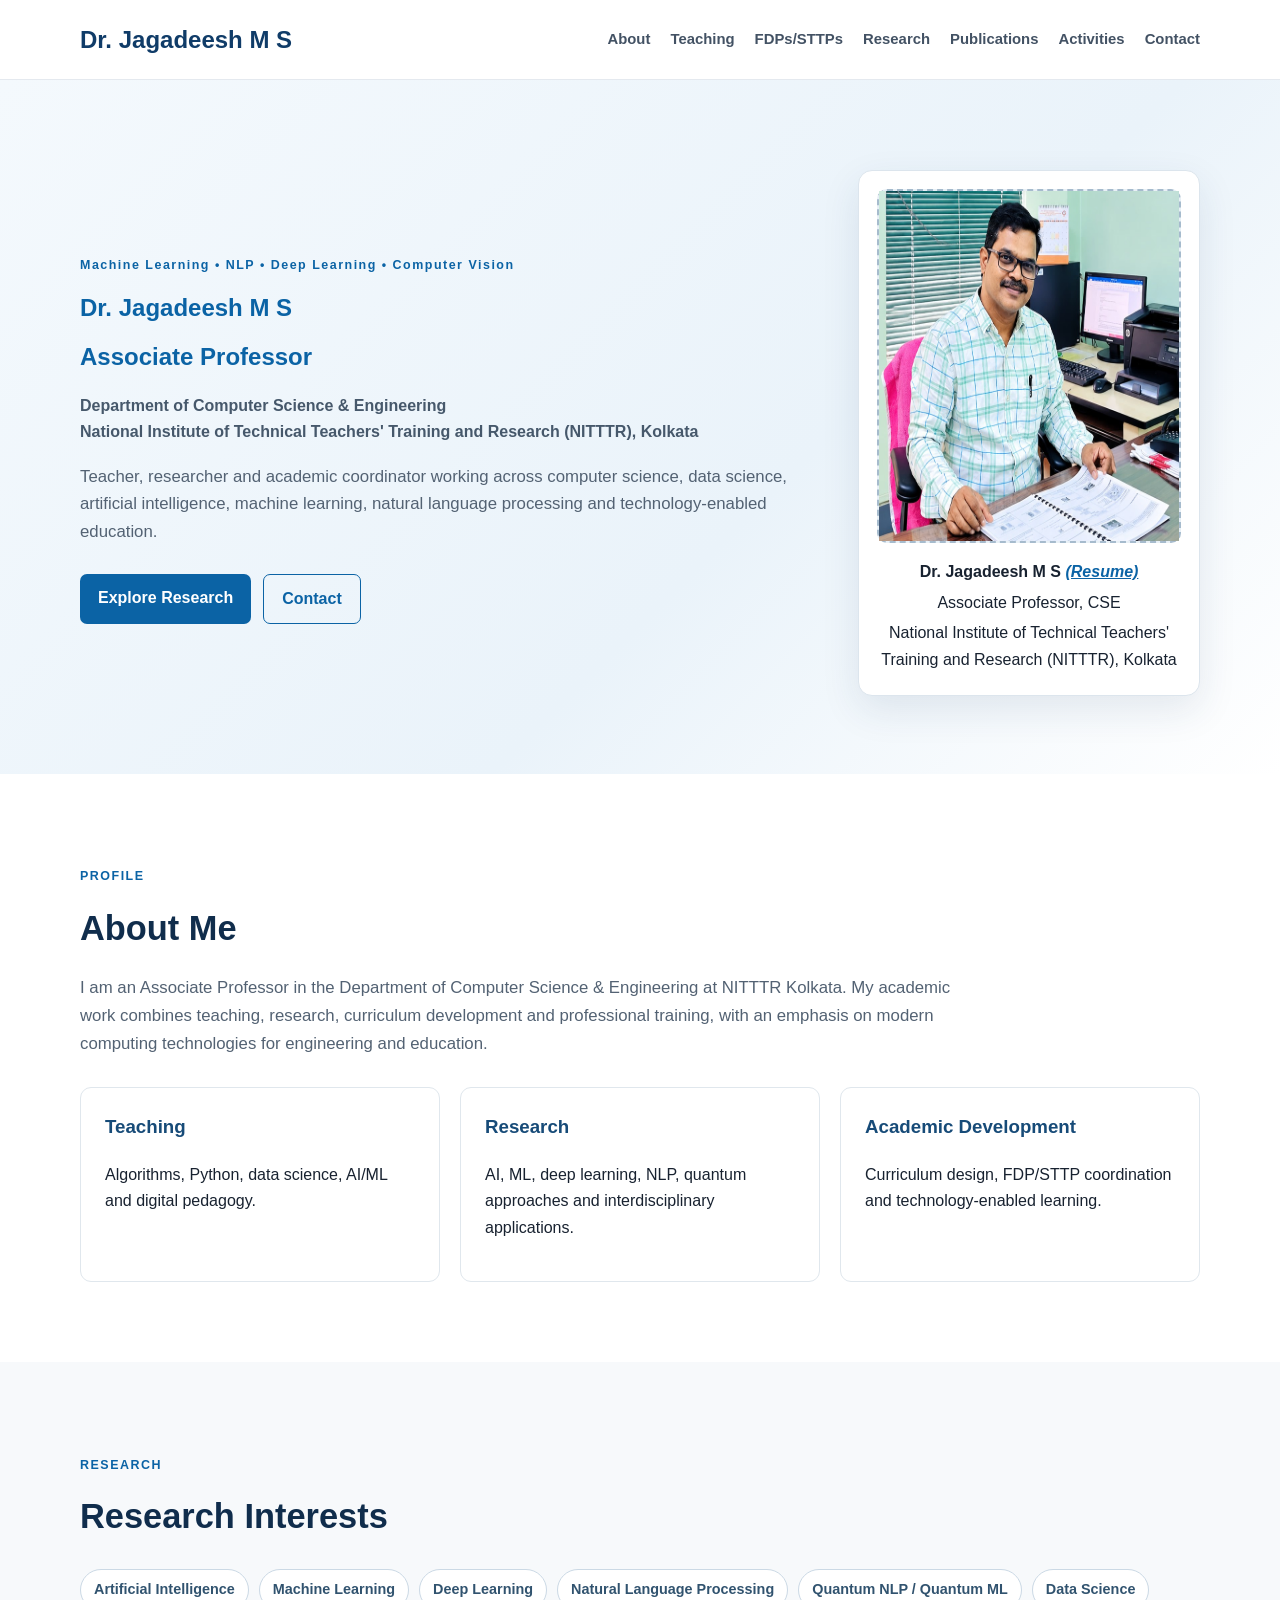
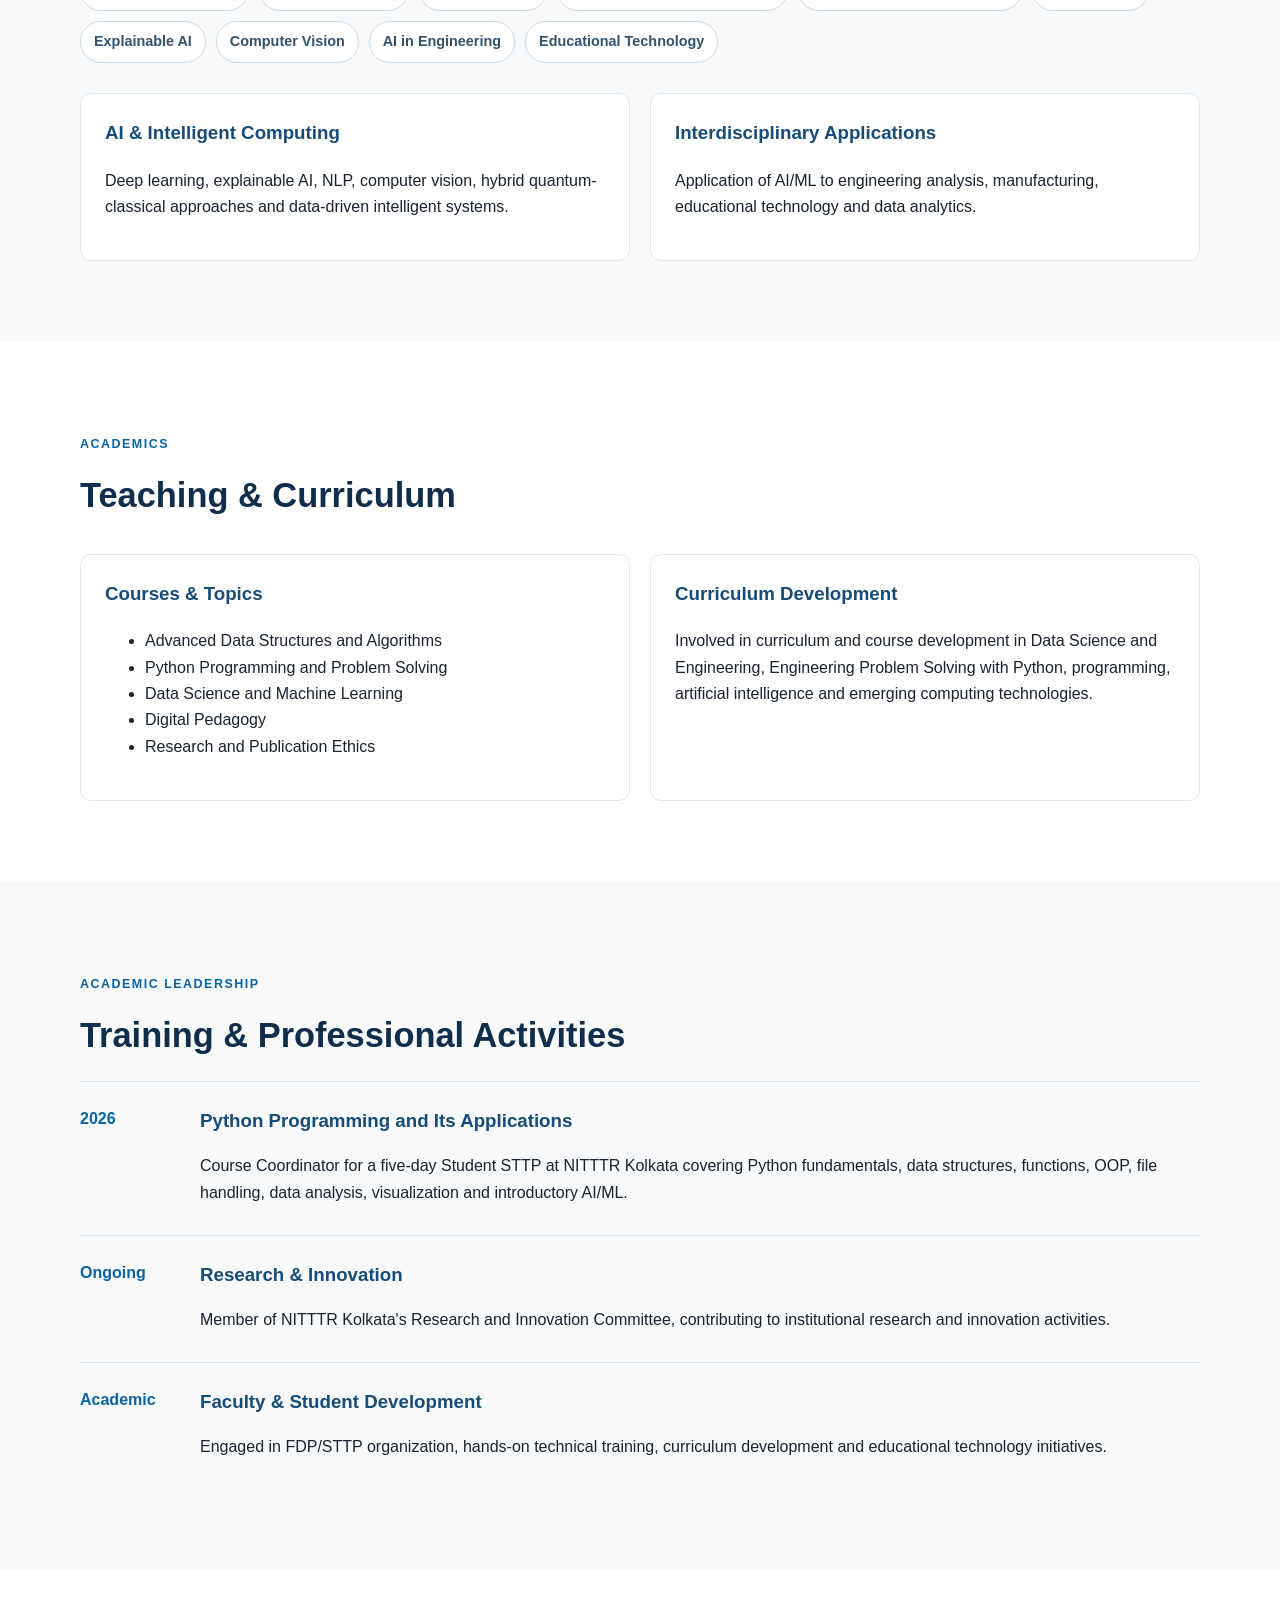
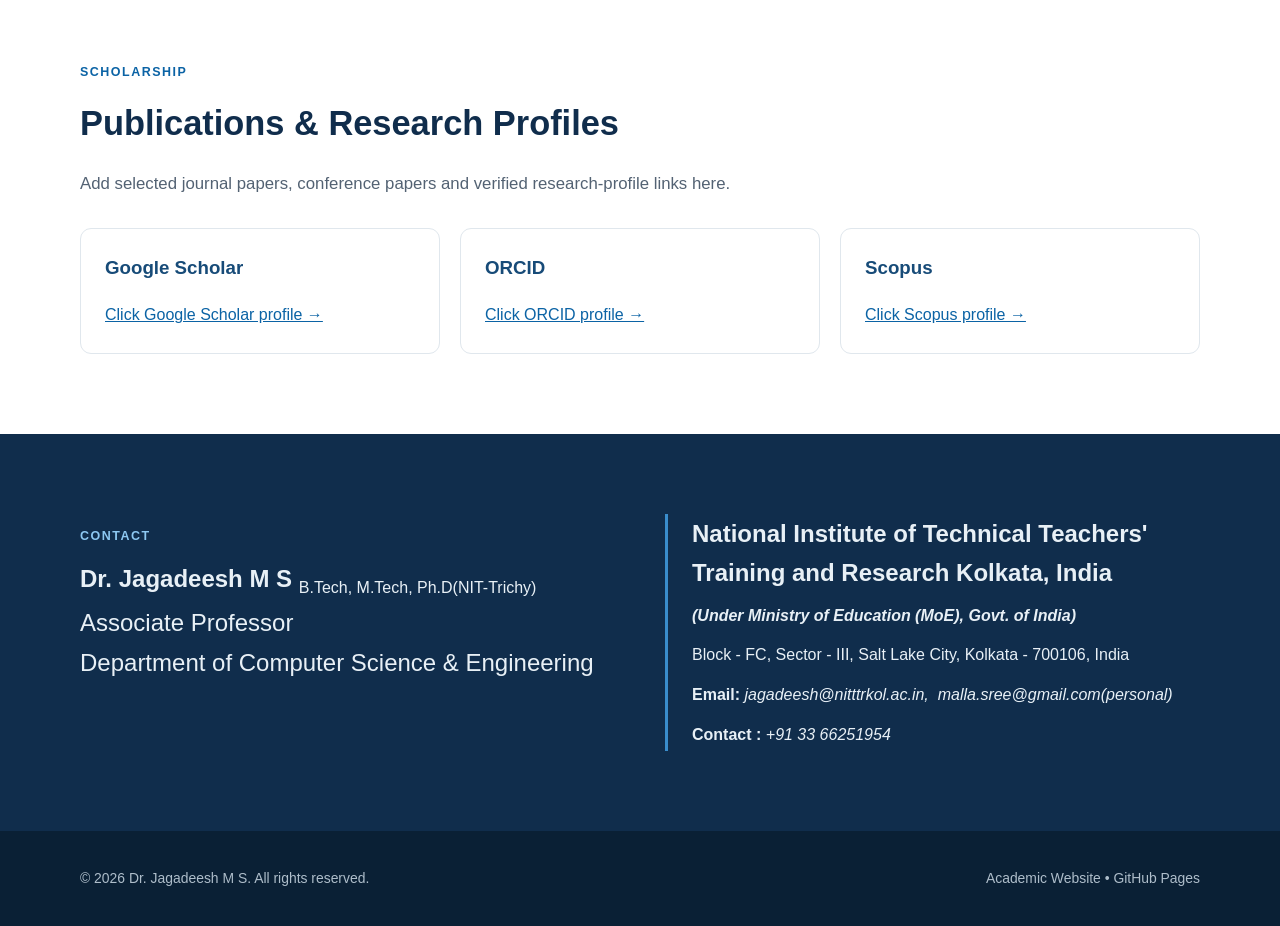
<file: index.html>
<!DOCTYPE html>
<html lang="en">
<head>
  <meta charset="UTF-8">
  <meta name="viewport" content="width=device-width, initial-scale=1.0">
  <meta name="description" content="Academic homepage of Dr. Jagadeesh M S, Associate Professor, CSE, NITTTR Kolkata.">
  <title>Dr. Jagadeesh M S | NITTTR Kolkata</title>
  <link rel="stylesheet" href="style.css">
</head>
<body>
<header class="site-header">
  <div class="container nav-wrap">
    <a class="brand" href="#home"><h2>Dr. Jagadeesh M S</h2></a>
    <nav>
      <a href="#about">About</a>
      <a href="#teaching">Teaching</a>
      <a href="#activities">FDPs/STTPs</a>
      <a href="research.html">Research</a>
      <a href="publications.html">Publications</a>
      <a href="#activities">Activities</a>
      <a href="#contact">Contact</a>
    </nav>
  </div>
</header>

<main>
<section id="home" class="hero">
  <div class="container hero-grid">
    <div>
      <p class="eyebrow">Machine Learning • NLP • Deep Learning • Computer Vision</p>
      <h2>Dr. Jagadeesh M S</h2>
      <h2>Associate Professor</h2>
      <p class="lead">Department of Computer Science &amp; Engineering<br>
      National Institute of Technical Teachers' Training and Research (NITTTR), Kolkata</p>
      <p class="intro">Teacher, researcher and academic coordinator working across computer science,
      data science, artificial intelligence, machine learning, natural language processing
      and technology-enabled education.</p>
      <div class="actions"><a class="btn primary" href="#research">Explore Research</a>
      <a class="btn secondary" href="#contact">Contact</a></div>
    </div>
    <aside class="profile-card">
      <div class="photo-placeholder"><img src="images\Profilepic.jpg" width="300" height="350"
     alt="Dr. Jagadeesh M S"
     class="profile-photo"></div>
      <p><strong>Dr. Jagadeesh M S </strong><em><a href="images/msjcv.pdf" target="_blank"><strong> (Resume)</strong></a></em></p>
      <p>Associate Professor, CSE</p><p>National Institute of Technical Teachers' Training and Research (NITTTR), Kolkata</p>
      
    </aside>
  </div>
</section>

<section id="about" class="section"><div class="container">
<p class="label">PROFILE</p><h2>About Me</h2>
<p class="intro">I am an Associate Professor in the Department of Computer Science &amp; Engineering
at NITTTR Kolkata. My academic work combines teaching, research, curriculum development
and professional training, with an emphasis on modern computing technologies for engineering
and education.</p>
<div class="cards three">
<article><h3>Teaching</h3><p>Algorithms, Python, data science, AI/ML and digital pedagogy.</p></article>
<article><h3>Research</h3><p>AI, ML, deep learning, NLP, quantum approaches and interdisciplinary applications.</p></article>
<article><h3>Academic Development</h3><p>Curriculum design, FDP/STTP coordination and technology-enabled learning.</p></article>
</div></div></section>

<section id="research" class="section alt"><div class="container">
<p class="label">RESEARCH</p><h2>Research Interests</h2>
<div class="tags"><span>Artificial Intelligence</span><span>Machine Learning</span>
<span>Deep Learning</span><span>Natural Language Processing</span><span>Quantum NLP / Quantum ML</span>
<span>Data Science</span><span>Explainable AI</span><span>Computer Vision</span>
<span>AI in Engineering</span><span>Educational Technology</span></div>
<div class="cards two">
<article><h3>AI &amp; Intelligent Computing</h3><p>Deep learning, explainable AI, NLP, computer vision,
hybrid quantum-classical approaches and data-driven intelligent systems.</p></article>
<article><h3>Interdisciplinary Applications</h3><p>Application of AI/ML to engineering analysis,
manufacturing, educational technology and data analytics.</p></article>
</div></div></section>

<section id="teaching" class="section"><div class="container">
<p class="label">ACADEMICS</p><h2>Teaching &amp; Curriculum</h2>
<div class="cards two">
<article><h3>Courses &amp; Topics</h3><ul>
<li>Advanced Data Structures and Algorithms</li><li>Python Programming and Problem Solving</li>
<li>Data Science and Machine Learning</li><li>Digital Pedagogy</li>
<li>Research and Publication Ethics</li></ul></article>
<article><h3>Curriculum Development</h3><p>Involved in curriculum and course development in
Data Science and Engineering, Engineering Problem Solving with Python, programming,
artificial intelligence and emerging computing technologies.</p></article>
</div></div></section>

<section id="activities" class="section alt"><div class="container">
<p class="label">ACADEMIC LEADERSHIP</p><h2>Training &amp; Professional Activities</h2>
<div class="timeline">
<article><b>2026</b><div><h3>Python Programming and Its Applications</h3><p>Course Coordinator for
a five-day Student STTP at NITTTR Kolkata covering Python fundamentals, data structures,
functions, OOP, file handling, data analysis, visualization and introductory AI/ML.</p></div></article>
<article><b>Ongoing</b><div><h3>Research &amp; Innovation</h3><p>Member of NITTTR Kolkata's
Research and Innovation Committee, contributing to institutional research and innovation activities.</p></div></article>
<article><b>Academic</b><div><h3>Faculty &amp; Student Development</h3><p>Engaged in FDP/STTP
organization, hands-on technical training, curriculum development and educational technology initiatives.</p></div></article>
</div></div></section>

<section id="publications" class="section"><div class="container">
<p class="label">SCHOLARSHIP</p><h2>Publications &amp; Research Profiles</h2>
<p class="intro">Add selected journal papers, conference papers and verified research-profile links here.</p>
<div class="cards three">
<article><h3>Google Scholar</h3><a href="https://scholar.google.com/citations?user=0GqVx1gAAAAJ&hl=en">Click Google Scholar profile →</a>
</article>
<article><h3>ORCID</h3><a href="https://orcid.org/0000-0002-2223-0793">Click ORCID profile →</a></article>
<article><h3>Scopus</h3><a href="https://www.scopus.com/authid/detail.uri?authorId=57220890140">Click Scopus profile →</a></article>
</div></div></section>

<section id="contact" class="section contact"><div class="container contact-grid">
<div><p class="label">CONTACT</p>
  <font size="5"><b>Dr. Jagadeesh M S</b>
  <sub>
  <font size="3">B.Tech, M.Tech, Ph.D(NIT-Trichy)</font>
  </sub>
  <br>Associate Professor
  <br>Department of Computer Science &amp; Engineering
  </div>
<div class="contact-box"><font size="5"><b>National Institute of Technical Teachers' Training and Research Kolkata, India</b></font><br>
  <font size="3"><b><i>(Under Ministry of Education (MoE), Govt. of India)</i></b><br>
Block - FC, Sector - III, Salt Lake City, Kolkata - 700106, India<br>
<strong>Email:</strong><em>&nbsp;jagadeesh@nitttrkol.ac.in</em><em>,&nbsp; malla.sree@gmail.com(personal)</em><br>
<strong>Contact :</strong> <em>+91 33 66251954</em></font>
  </div>
</div></section>
</main>

<footer><div class="container footer"><p>© 2026 Dr. Jagadeesh M S. All rights reserved.</p>
<p>Academic Website • GitHub Pages</p></div></footer>
</body></html>
</file>
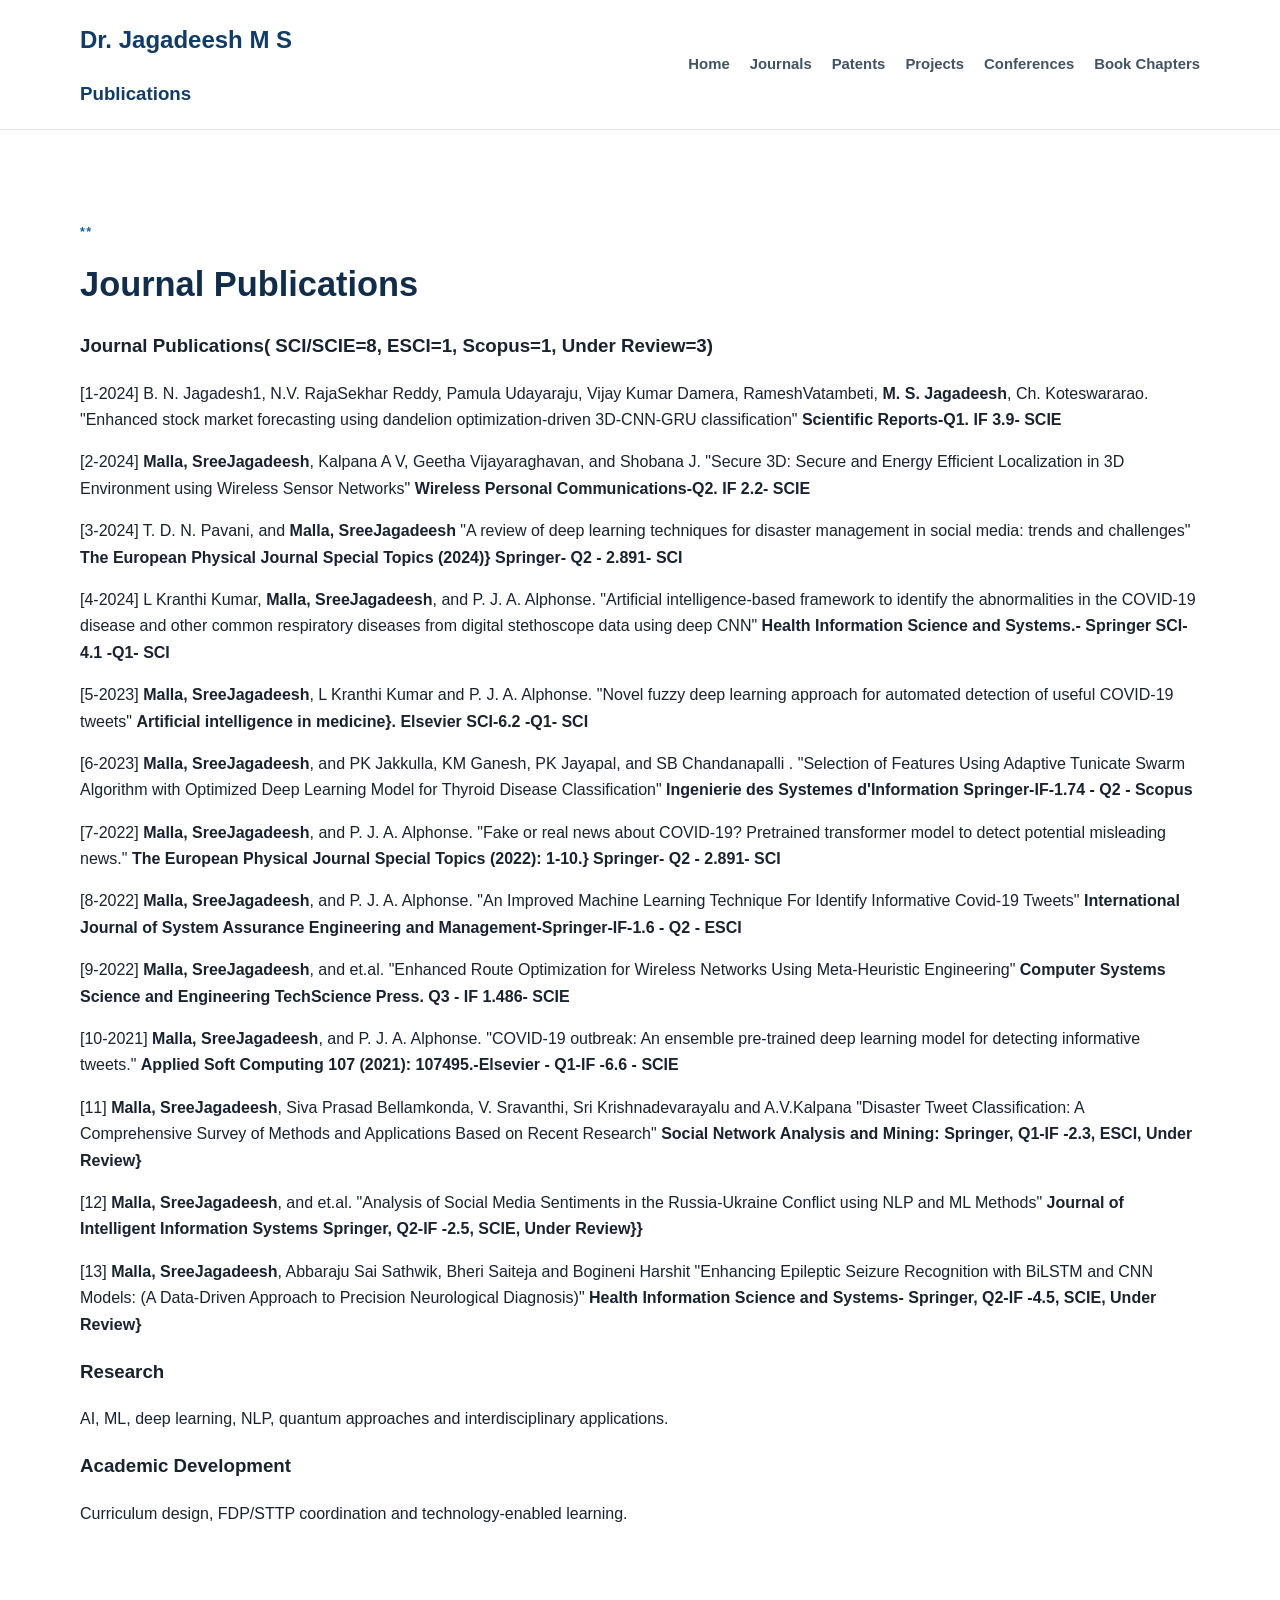
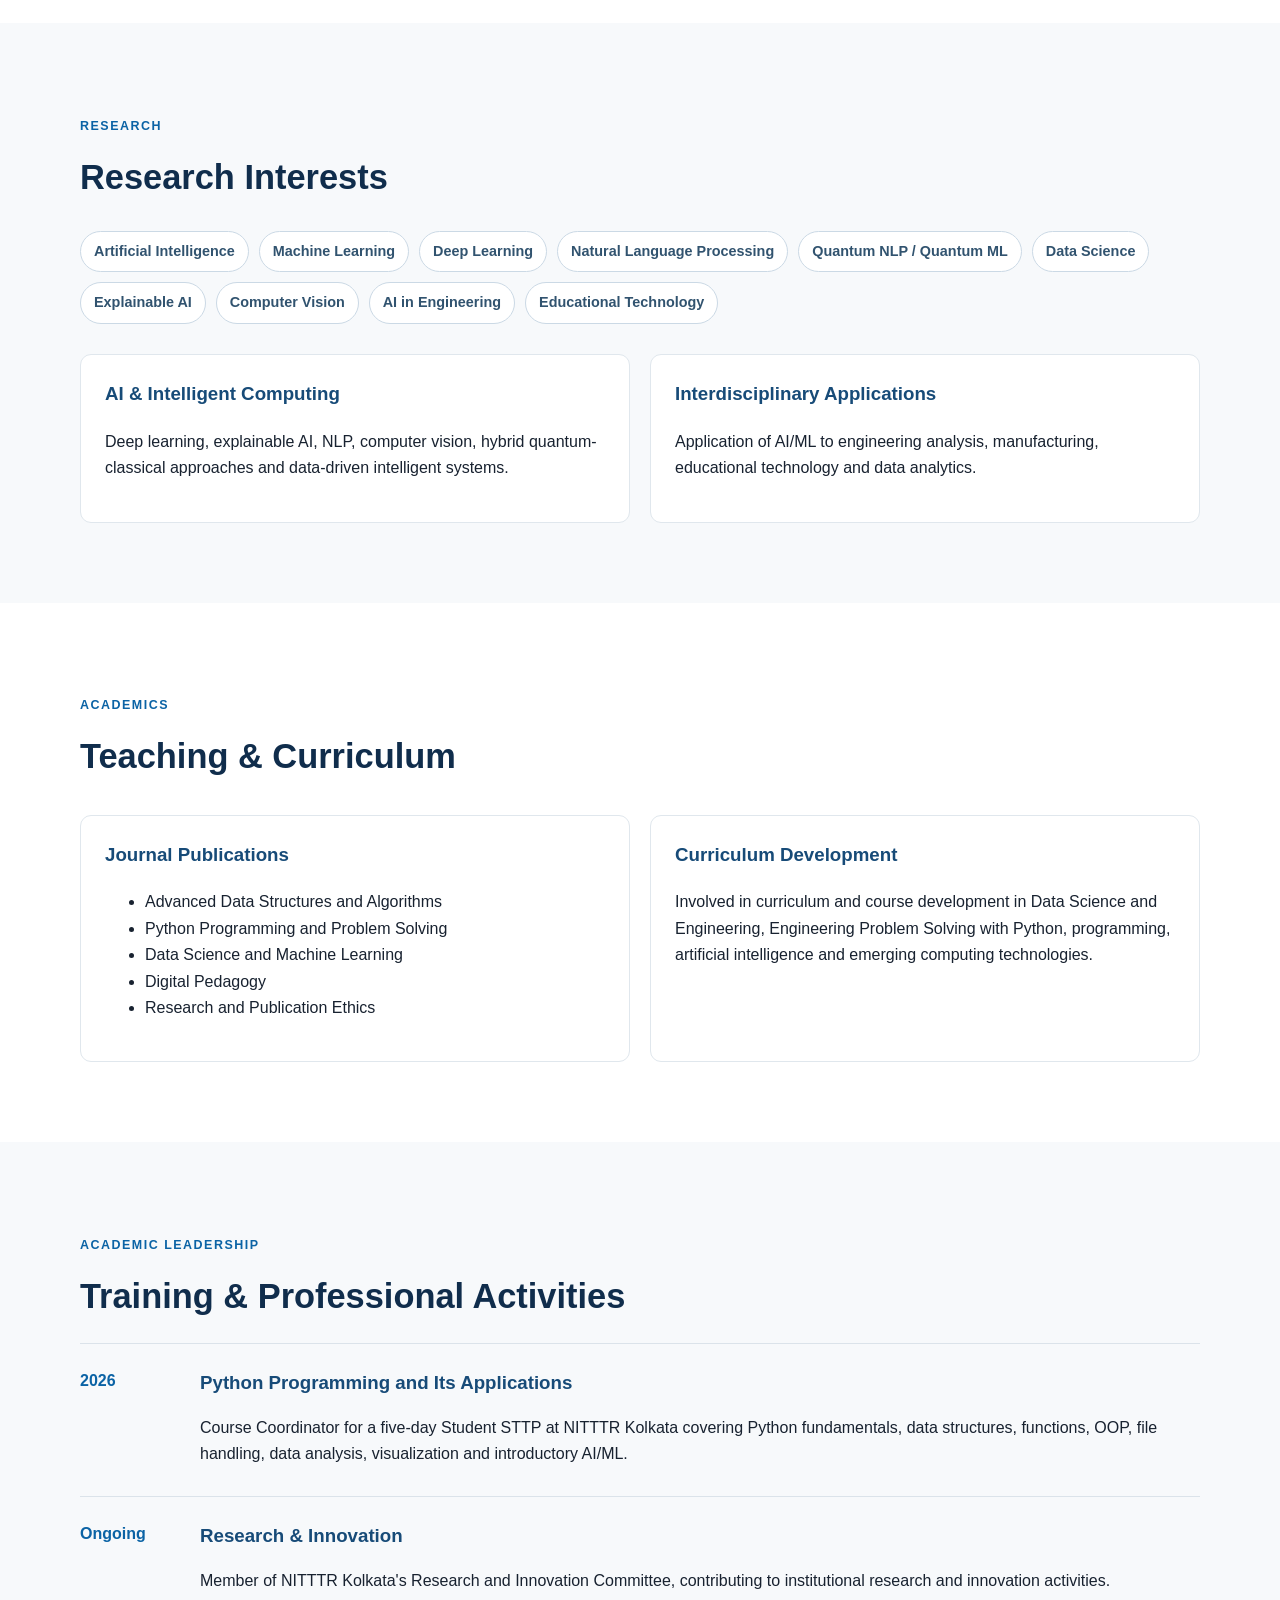
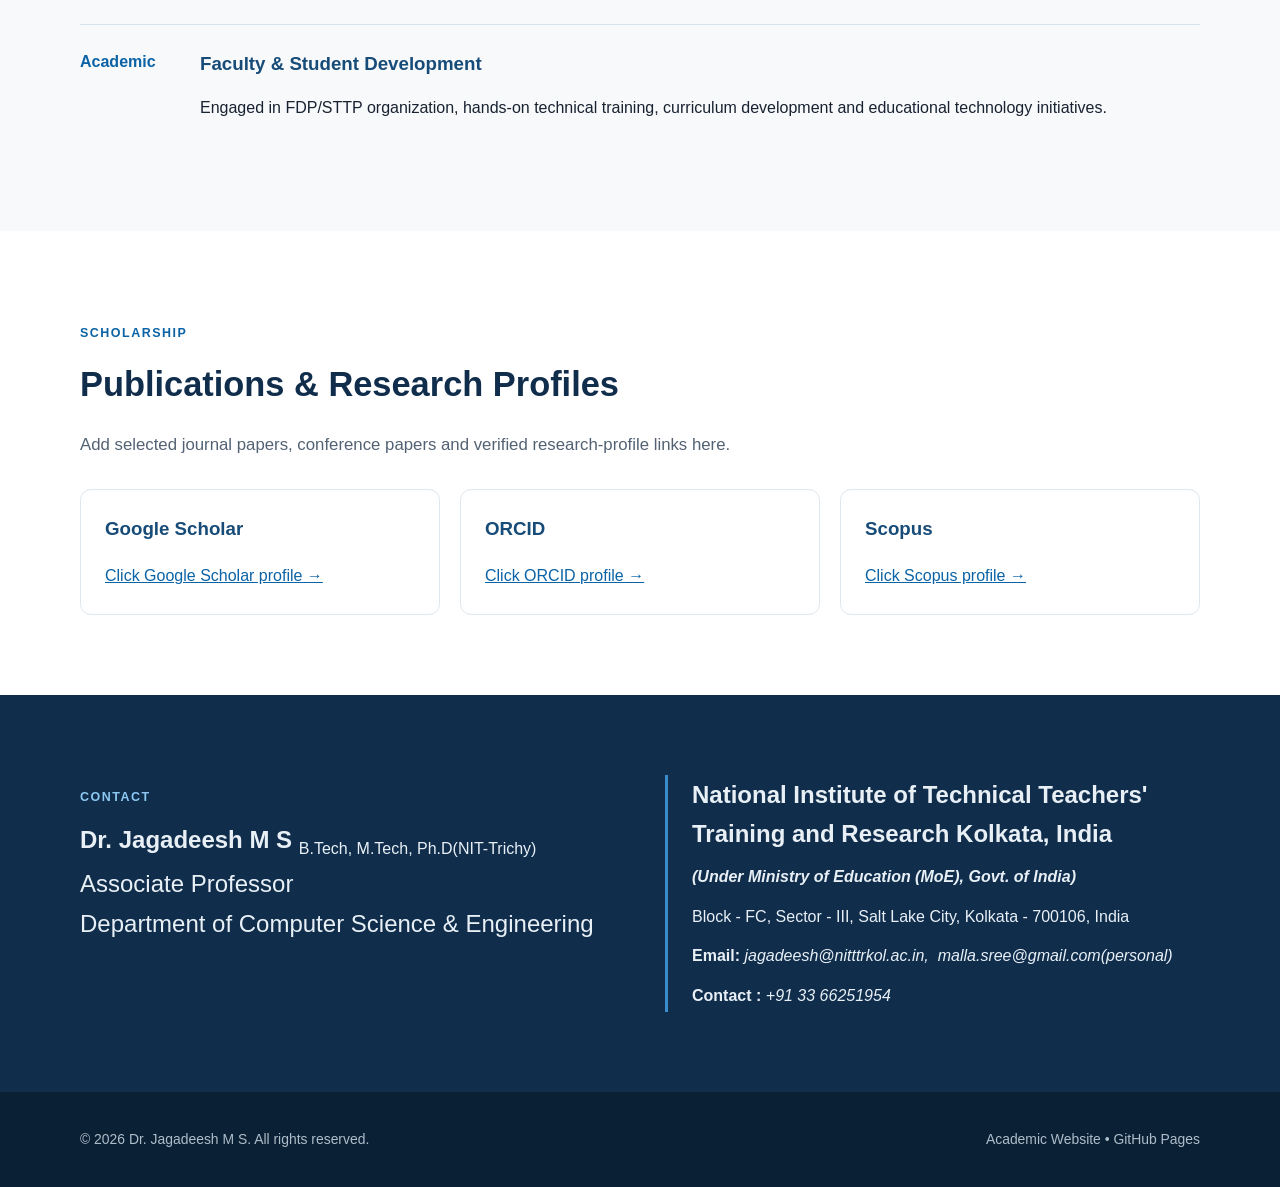
<file: publications.html>
<!DOCTYPE html>
<html lang="en">
<head>
  <meta charset="UTF-8">
  <meta name="viewport" content="width=device-width, initial-scale=1.0">
  <meta name="description" content="Academic homepage of Dr. Jagadeesh M S, Associate Professor, CSE, NITTTR Kolkata.">
  <title>Dr. Jagadeesh M S | NITTTR Kolkata</title>
  <link rel="stylesheet" href="style.css">
</head>
<body>
<header class="site-header">
  <div class="container nav-wrap">
    <a class="brand" href="index.html"><h2>Dr. Jagadeesh M S</h2><h3>Publications</h3></a>
   
    <nav>
      <a href="index.html">Home</a>
      <a href="#research">Journals</a>
      <a href="#activities">Patents</a>
      <a href="#contact">Projects</a>
       <a href="#contact">Conferences</a>
      <a href="#publications">Book Chapters</a>
    </nav>
  </div>
</header>

<main>


<section id="about" class="section"><div class="container">
<p class="label">**</p><h2>Journal Publications</h2>

<div >
<article><h3>Journal Publications( SCI/SCIE=8, ESCI=1, Scopus=1, Under Review=3)</h3>

  <p>[1-2024] B. N. Jagadesh1, N.V. RajaSekhar Reddy, Pamula Udayaraju, Vijay Kumar Damera, RameshVatambeti, <b>M. S. Jagadeesh</b>, Ch. Koteswararao. "Enhanced stock market forecasting using dandelion optimization-driven 3D-CNN-GRU classification" <b>Scientific Reports-Q1. IF 3.9- SCIE</b></p>

<p>[2-2024] <b>Malla, SreeJagadeesh</b>, Kalpana A V, Geetha Vijayaraghavan, and Shobana J. "Secure 3D: Secure and Energy Efficient Localization in 3D Environment using Wireless Sensor Networks" <b>Wireless Personal Communications-Q2. IF 2.2- SCIE</b></p>

<p>[3-2024] T. D. N. Pavani, and <b>Malla, SreeJagadeesh</b> "A review of deep learning techniques for disaster management in social media: trends and challenges" <b>The European Physical Journal Special Topics (2024)} Springer- Q2 - 2.891- SCI</b></p>

<p>[4-2024]  L Kranthi Kumar, <b>Malla, SreeJagadeesh</b>, and P. J. A. Alphonse. "Artificial intelligence-based framework to identify the abnormalities in the COVID-19 disease and other common respiratory diseases from digital stethoscope data using deep CNN" <b>Health Information Science and Systems.- Springer SCI-4.1 -Q1- SCI</b></p>

<p>[5-2023] <b>Malla, SreeJagadeesh</b>, L Kranthi Kumar and P. J. A. Alphonse. "Novel fuzzy deep learning approach for automated detection of useful COVID-19 tweets" <b>Artificial intelligence in medicine}. Elsevier SCI-6.2 -Q1- SCI</b></p>

<p>[6-2023] <b> Malla, SreeJagadeesh</b>, and PK Jakkulla, KM Ganesh, PK Jayapal, and SB Chandanapalli . "Selection of Features Using Adaptive Tunicate Swarm Algorithm with Optimized Deep Learning Model for Thyroid Disease Classification" <b>Ingenierie des Systemes d'Information Springer-IF-1.74 - Q2 - Scopus</b></p>

<p>[7-2022]<b> Malla, SreeJagadeesh</b>, and P. J. A. Alphonse. "Fake or real news about COVID-19? Pretrained transformer model to detect potential misleading news." <b>The European Physical Journal Special Topics (2022): 1-10.} Springer- Q2 - 2.891- SCI</b></p>

<p>[8-2022]  <b>Malla, SreeJagadeesh</b>, and P. J. A. Alphonse. "An Improved Machine Learning Technique For Identify Informative Covid-19 Tweets" <b>International Journal of System Assurance Engineering and Management-Springer-IF-1.6 - Q2 - ESCI</b></p>

<p>[9-2022] <b>Malla, SreeJagadeesh</b>, and et.al. "Enhanced Route Optimization for Wireless Networks Using Meta-Heuristic Engineering" <b>Computer Systems Science and Engineering TechScience Press. Q3 - IF 1.486- SCIE</b></p>

<p>[10-2021] <b>Malla, SreeJagadeesh</b>, and P. J. A. Alphonse. "COVID-19 outbreak: An ensemble pre-trained deep learning model for detecting informative tweets." <b>Applied Soft Computing 107 (2021): 107495.-Elsevier - Q1-IF -6.6 - SCIE</b></p>

<p>[11] <b>Malla, SreeJagadeesh</b>, Siva Prasad Bellamkonda, V. Sravanthi, Sri Krishnadevarayalu and A.V.Kalpana "Disaster Tweet Classification: A Comprehensive Survey of Methods and Applications Based on Recent Research" <b>Social Network Analysis and Mining: Springer, Q1-IF -2.3, ESCI, Under Review}</b></p>

<p>[12] <b>Malla, SreeJagadeesh</b>, and et.al. "Analysis of Social Media Sentiments in the Russia-Ukraine Conflict using NLP and ML
Methods" <b>Journal of Intelligent Information Systems Springer, Q2-IF -2.5, SCIE, Under Review}}</b></p>

<p>[13] <b>Malla, SreeJagadeesh</b>, Abbaraju Sai Sathwik, Bheri Saiteja and
Bogineni Harshit "Enhancing Epileptic Seizure Recognition with BiLSTM and CNN Models: (A Data-Driven Approach to Precision Neurological Diagnosis)" <b>Health Information Science and Systems- Springer, Q2-IF -4.5, SCIE, Under Review}</b></p>



</article>
<article><h3>Research</h3><p>AI, ML, deep learning, NLP, quantum approaches and interdisciplinary applications.</p></article>
<article><h3>Academic Development</h3><p>Curriculum design, FDP/STTP coordination and technology-enabled learning.</p></article>
</div></div></section>

<section id="research" class="section alt"><div class="container">
<p class="label">RESEARCH</p><h2>Research Interests</h2>
<div class="tags"><span>Artificial Intelligence</span><span>Machine Learning</span>
<span>Deep Learning</span><span>Natural Language Processing</span><span>Quantum NLP / Quantum ML</span>
<span>Data Science</span><span>Explainable AI</span><span>Computer Vision</span>
<span>AI in Engineering</span><span>Educational Technology</span></div>
<div class="cards two">
<article><h3>AI &amp; Intelligent Computing</h3><p>Deep learning, explainable AI, NLP, computer vision,
hybrid quantum-classical approaches and data-driven intelligent systems.</p></article>
<article><h3>Interdisciplinary Applications</h3><p>Application of AI/ML to engineering analysis,
manufacturing, educational technology and data analytics.</p></article>
</div></div></section>

<section id="teaching" class="section"><div class="container">
<p class="label">ACADEMICS</p><h2>Teaching &amp; Curriculum</h2>
<div class="cards two">
<article><h3>Journal Publications</h3><ul>
<li>Advanced Data Structures and Algorithms</li><li>Python Programming and Problem Solving</li>
<li>Data Science and Machine Learning</li><li>Digital Pedagogy</li>
<li>Research and Publication Ethics</li></ul></article>
<article><h3>Curriculum Development</h3><p>Involved in curriculum and course development in
Data Science and Engineering, Engineering Problem Solving with Python, programming,
artificial intelligence and emerging computing technologies.</p></article>
</div></div></section>

<section id="activities" class="section alt"><div class="container">
<p class="label">ACADEMIC LEADERSHIP</p><h2>Training &amp; Professional Activities</h2>
<div class="timeline">
<article><b>2026</b><div><h3>Python Programming and Its Applications</h3><p>Course Coordinator for
a five-day Student STTP at NITTTR Kolkata covering Python fundamentals, data structures,
functions, OOP, file handling, data analysis, visualization and introductory AI/ML.</p></div></article>
<article><b>Ongoing</b><div><h3>Research &amp; Innovation</h3><p>Member of NITTTR Kolkata's
Research and Innovation Committee, contributing to institutional research and innovation activities.</p></div></article>
<article><b>Academic</b><div><h3>Faculty &amp; Student Development</h3><p>Engaged in FDP/STTP
organization, hands-on technical training, curriculum development and educational technology initiatives.</p></div></article>
</div></div></section>

<section id="publications" class="section"><div class="container">
<p class="label">SCHOLARSHIP</p><h2>Publications &amp; Research Profiles</h2>
<p class="intro">Add selected journal papers, conference papers and verified research-profile links here.</p>
<div class="cards three">
<article><h3>Google Scholar</h3><a href="https://scholar.google.com/citations?user=0GqVx1gAAAAJ&hl=en">Click Google Scholar profile →</a>
</article>
<article><h3>ORCID</h3><a href="https://orcid.org/0000-0002-2223-0793">Click ORCID profile →</a></article>
<article><h3>Scopus</h3><a href="https://www.scopus.com/authid/detail.uri?authorId=57220890140">Click Scopus profile →</a></article>
</div></div></section>

<section id="contact" class="section contact"><div class="container contact-grid">
<div><p class="label">CONTACT</p>
  <font size="5"><b>Dr. Jagadeesh M S</b>
  <sub>
  <font size="3">B.Tech, M.Tech, Ph.D(NIT-Trichy)</font>
  </sub>
  <br>Associate Professor
  <br>Department of Computer Science &amp; Engineering
  </div>
<div class="contact-box"><font size="5"><b>National Institute of Technical Teachers' Training and Research Kolkata, India</b></font><br>
  <font size="3"><b><i>(Under Ministry of Education (MoE), Govt. of India)</i></b><br>
Block - FC, Sector - III, Salt Lake City, Kolkata - 700106, India<br>
<strong>Email:</strong><em>&nbsp;jagadeesh@nitttrkol.ac.in</em><em>,&nbsp; malla.sree@gmail.com(personal)</em><br>
<strong>Contact :</strong> <em>+91 33 66251954</em></font>
  </div>
</div></section>
</main>

<footer><div class="container footer"><p>© 2026 Dr. Jagadeesh M S. All rights reserved.</p>
<p>Academic Website • GitHub Pages</p></div></footer>
</body></html>
</file>
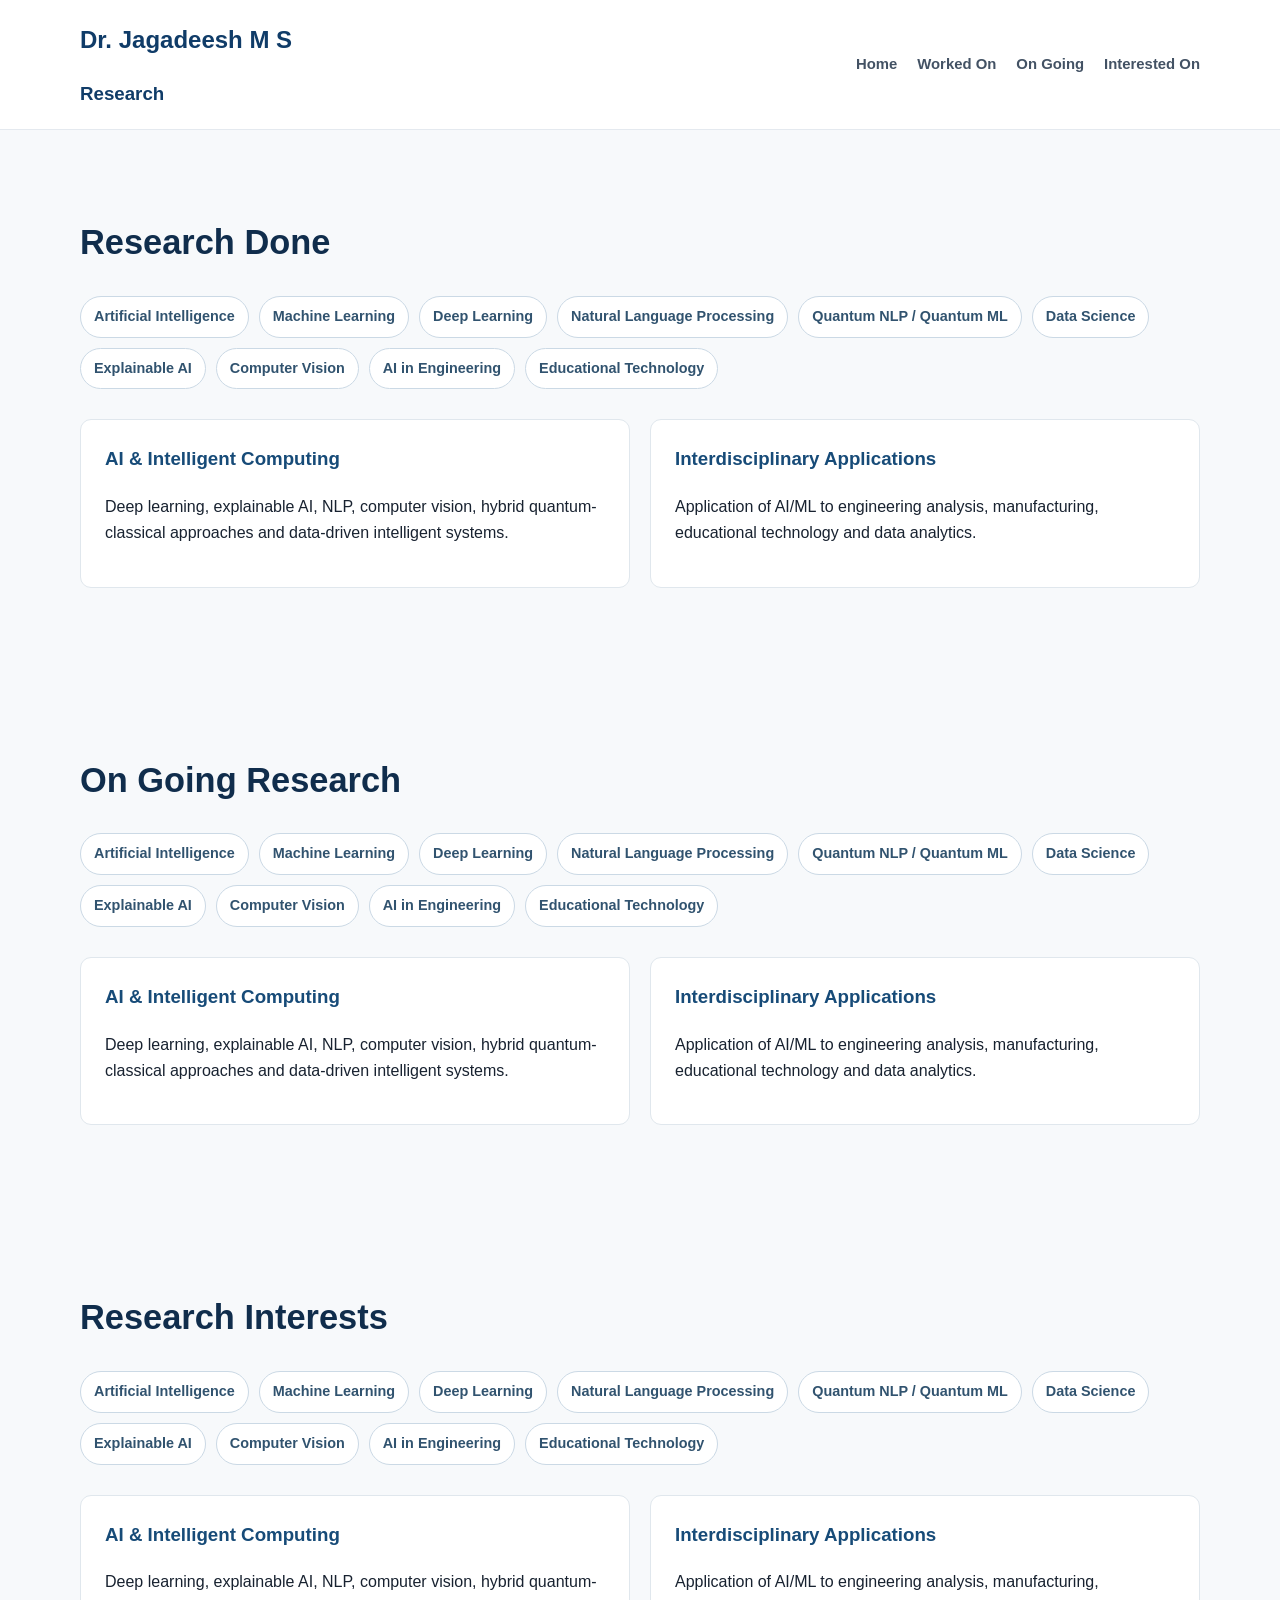
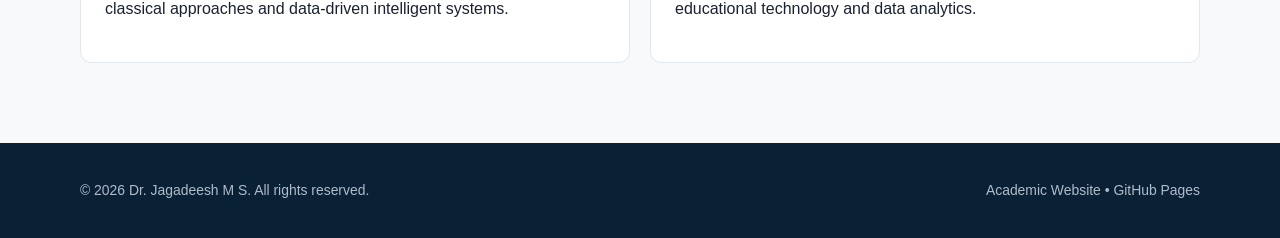
<file: research.html>
<!DOCTYPE html>
<html lang="en">
<head>
  <meta charset="UTF-8">
  <meta name="viewport" content="width=device-width, initial-scale=1.0">
  <meta name="description" content="Academic homepage of Dr. Jagadeesh M S, Associate Professor, CSE, NITTTR Kolkata.">
  <title>Dr. Jagadeesh M S | NITTTR Kolkata</title>
  <link rel="stylesheet" href="style.css">
</head>
<body>
<header class="site-header">
  <div class="container nav-wrap">
    <a class="brand" href="index.html"><h2>Dr. Jagadeesh M S</h2><h3>Research</h3></a>
   
    <nav>
      <a href="index.html">Home</a>
      <a href="#workedon">Worked On</a>
      <a href="#ongoing">On Going</a>
      <a href="#intrestedon">Interested On</a>
       
    </nav>
  </div>
</header>

<main>

<section id="workedon" class="section alt"><div class="container">
<h2>Research Done</h2>
<div class="tags"><span>Artificial Intelligence</span><span>Machine Learning</span>
<span>Deep Learning</span><span>Natural Language Processing</span><span>Quantum NLP / Quantum ML</span>
<span>Data Science</span><span>Explainable AI</span><span>Computer Vision</span>
<span>AI in Engineering</span><span>Educational Technology</span></div>
<div class="cards two">
<article><h3>AI &amp; Intelligent Computing</h3><p>Deep learning, explainable AI, NLP, computer vision,
hybrid quantum-classical approaches and data-driven intelligent systems.</p></article>
<article><h3>Interdisciplinary Applications</h3><p>Application of AI/ML to engineering analysis,
manufacturing, educational technology and data analytics.</p></article>
</div></div></section>
  
<section id="ongoing" class="section alt"><div class="container">
<h2>On Going Research</h2>
<div class="tags"><span>Artificial Intelligence</span><span>Machine Learning</span>
<span>Deep Learning</span><span>Natural Language Processing</span><span>Quantum NLP / Quantum ML</span>
<span>Data Science</span><span>Explainable AI</span><span>Computer Vision</span>
<span>AI in Engineering</span><span>Educational Technology</span></div>
<div class="cards two">
<article><h3>AI &amp; Intelligent Computing</h3><p>Deep learning, explainable AI, NLP, computer vision,
hybrid quantum-classical approaches and data-driven intelligent systems.</p></article>
<article><h3>Interdisciplinary Applications</h3><p>Application of AI/ML to engineering analysis,
manufacturing, educational technology and data analytics.</p></article>
</div></div></section>

<section id="intrestedon" class="section alt"><div class="container">
<h2>Research Interests</h2>
<div class="tags"><span>Artificial Intelligence</span><span>Machine Learning</span>
<span>Deep Learning</span><span>Natural Language Processing</span><span>Quantum NLP / Quantum ML</span>
<span>Data Science</span><span>Explainable AI</span><span>Computer Vision</span>
<span>AI in Engineering</span><span>Educational Technology</span></div>
<div class="cards two">
<article><h3>AI &amp; Intelligent Computing</h3><p>Deep learning, explainable AI, NLP, computer vision,
hybrid quantum-classical approaches and data-driven intelligent systems.</p></article>
<article><h3>Interdisciplinary Applications</h3><p>Application of AI/ML to engineering analysis,
manufacturing, educational technology and data analytics.</p></article>
</div></div></section>
  
</main>

<footer><div class="container footer"><p>© 2026 Dr. Jagadeesh M S. All rights reserved.</p>
<p>Academic Website • GitHub Pages</p></div></footer>
</body></html>
</file>
<file: style.css>
*{box-sizing:border-box}html{scroll-behavior:smooth}body{margin:0;font-family:"Segoe UI",Arial,sans-serif;color:#182230;line-height:1.65}.container{width:min(1120px,90%);margin:auto}.site-header{position:sticky;top:0;z-index:10;background:#fffffff5;border-bottom:1px solid #e4e9ef}.nav-wrap{min-height:70px;display:flex;align-items:center;justify-content:space-between;gap:25px}.brand{font-weight:800;color:#103c68;text-decoration:none}nav{display:flex;gap:20px;flex-wrap:wrap}nav a{color:#435264;text-decoration:none;font-size:.93rem;font-weight:600}nav a:hover,a{color:#0b63a5}.hero{background:linear-gradient(135deg,#f4f9fd,#eaf3fa 60%,#fff);padding:90px 0 78px}.hero-grid{display:grid;grid-template-columns:1.6fr .7fr;gap:65px;align-items:center}.eyebrow,.label{color:#0b63a5;font-weight:800;letter-spacing:.12em;font-size:.78rem}.hero h1{font-size:clamp(2.7rem,6vw,4.7rem);line-height:1.05;margin:10px 0 5px;color:#102d4c}.hero h2{color:#0b63a5;margin:10px 0}.lead{font-weight:600;color:#46586b}.intro{max-width:880px;color:#536273;font-size:1.05rem}.actions{display:flex;gap:12px;margin-top:28px}.btn{padding:11px 18px;border-radius:7px;text-decoration:none;font-weight:700}.primary{background:#0b63a5;color:white}.secondary{border:1px solid #0b63a5}.profile-card{background:#fff;border:1px solid #dce5ed;border-radius:14px;padding:18px;text-align:center;box-shadow:0 14px 38px #1b3d5e1a}.profile-card p{margin:4px}.photo-placeholder{aspect-ratio:4/4.5;display:grid;place-items:center;background:#e8f0f6;border:2px dashed #a6bbcd;border-radius:10px;margin-bottom:16px;color:#6b8296;font-weight:800}.section{padding:80px 0}.alt{background:#f7f9fb}.section h2{font-size:2.15rem;color:#102d4c;margin:4px 0 18px}.cards{display:grid;gap:20px;margin-top:30px}.three{grid-template-columns:repeat(3,1fr)}.two{grid-template-columns:repeat(2,1fr)}.cards article{background:#fff;border:1px solid #e0e7ed;border-radius:11px;padding:24px}.cards h3,.timeline h3{color:#174b78;margin-top:0}.tags{display:flex;flex-wrap:wrap;gap:10px;margin:25px 0}.tags span{background:#fff;border:1px solid #cbd9e5;padding:8px 13px;border-radius:999px;font-size:.9rem;font-weight:600;color:#31536f}.timeline article{display:grid;grid-template-columns:100px 1fr;gap:20px;padding:24px 0;border-top:1px solid #dbe3ea}.timeline b{color:#0b63a5}.timeline h3,.timeline p{margin-bottom:5px}.contact{background:#102d4c;color:#e8f0f6}.contact h2{color:#fff}.contact .label{color:#8dc8f2}.contact-grid{display:grid;grid-template-columns:1fr 1fr;gap:50px}.contact-box{border-left:3px solid #3a8dcc;padding-left:24px}footer{background:#0a2035;color:#aebdca;padding:22px 0;font-size:.87rem}.footer{display:flex;justify-content:space-between;gap:20px}@media(max-width:820px){.nav-wrap{padding:14px 0;align-items:flex-start;flex-direction:column}.hero-grid,.three,.two,.contact-grid{grid-template-columns:1fr}.profile-card{max-width:360px}.timeline article{grid-template-columns:1fr}.footer{flex-direction:column}}
</file>
